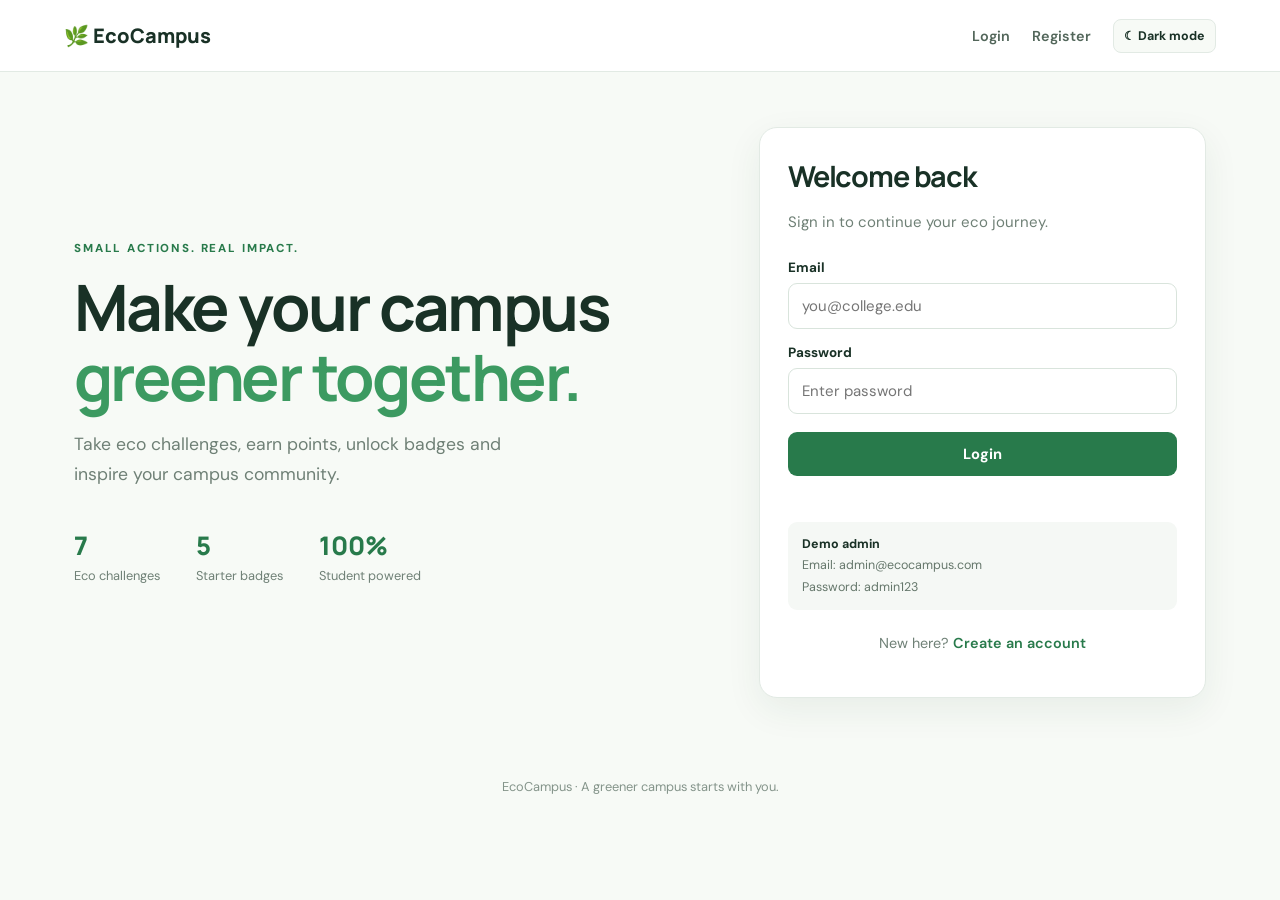
<file: index.html>
<!DOCTYPE html>
<html lang="en">

<head>
    <meta charset="UTF-8">
    <meta name="viewport" content="width=device-width,initial-scale=1">
    <title>EcoCampus | Login</title>
    <link rel="stylesheet" href="style.css">
</head>

<body>
    <header class="topbar"><a class="brand" href="index.html">🌿 EcoCampus</a>
        <nav><a href="index.html">Login</a><a href="register.html">Register</a></nav>
    </header>
    <main class="auth-wrap">
        <section class="hero"><span class="eyebrow">SMALL ACTIONS. REAL IMPACT.</span>
            <h1>Make your campus<br><em>greener together.</em></h1>
            <p>Take eco challenges, earn points, unlock badges and inspire your campus community.</p>
            <div class="hero-stats">
                <div><b>7</b><span>Eco challenges</span></div>
                <div><b>5</b><span>Starter badges</span></div>
                <div><b>100%</b><span>Student powered</span></div>
            </div>
        </section>
        <section class="panel auth-panel">
            <h2>Welcome back</h2>
            <p class="muted">Sign in to continue your eco journey.</p>
            <form id="loginForm">
                <label>Email</label>
                <input id="loginEmail" type="email" placeholder="you@college.edu" required>
                <label>Password</label>
                <input id="loginPassword" type="password" placeholder="Enter password" required>
                <button class="btn full" type="submit">Login</button>
                <p id="loginMessage" class="form-message"></p>
            </form>
            <div class="demo-box"><b>Demo admin</b>
                <br>Email: admin@ecocampus.com
                <br>Password: admin123</div>
            <p class="center muted">New here? <a href="register.html">Create an account</a></p>
        </section>
    </main>
    <footer>EcoCampus · A greener campus starts with you.</footer>
    <script src="app.js"></script>
</body>

</html>
</file>
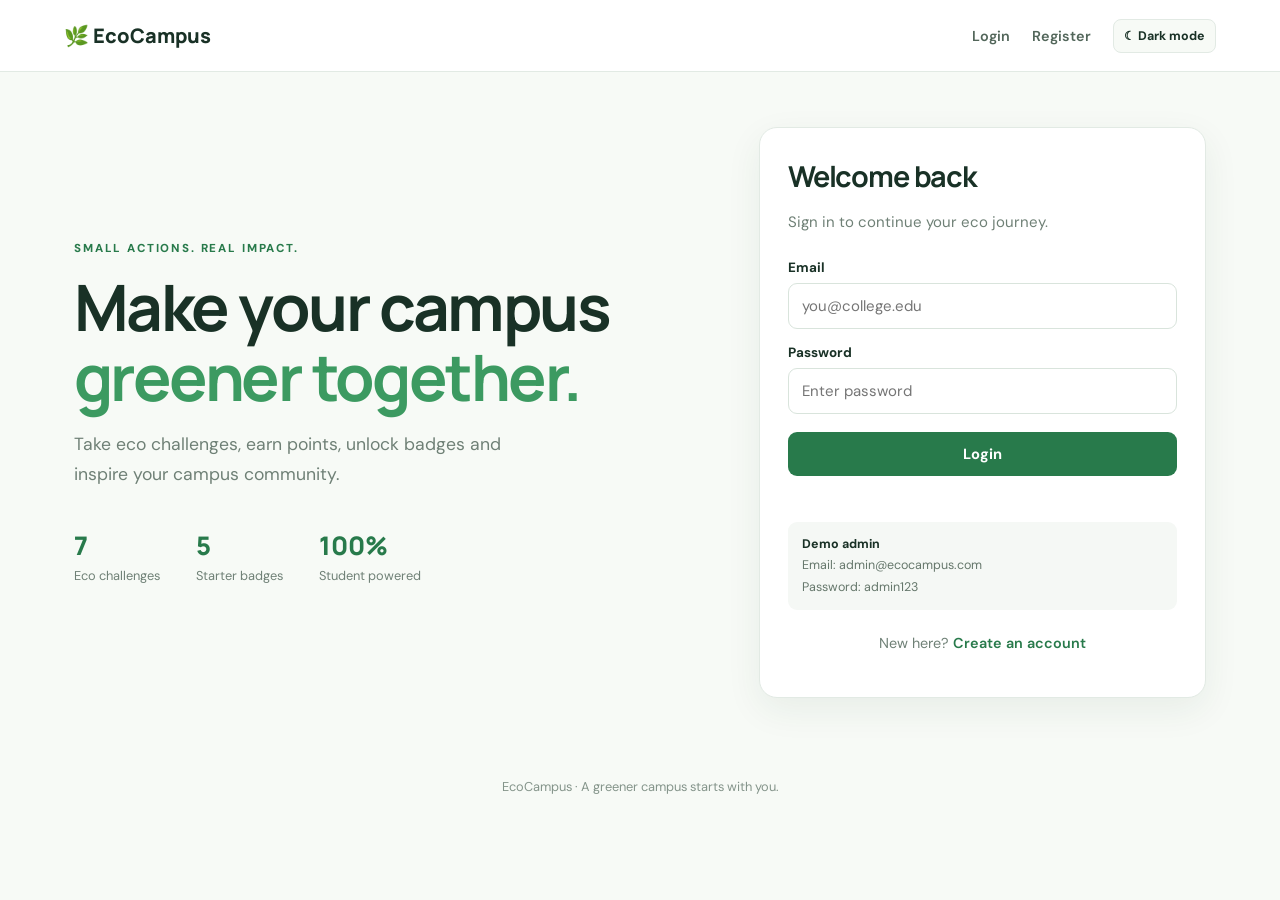
<file: admin-dashboard.html>
<!DOCTYPE html>
<html lang="en">

<head>
    <meta charset="UTF-8">
    <meta name="viewport" content="width=device-width,initial-scale=1">
    <title>Admin Dashboard | EcoCampus</title>
    <link rel="stylesheet" href="style.css">
</head>

<body>
    <header class="topbar"><a class="brand" href="admin-dashboard.html">🌿 EcoCampus <span class="admin-tag">ADMIN</span></a>
        <nav><a href="admin-dashboard.html">Admin dashboard</a>
            <button class="nav-logout" onclick="logout()">Logout</button>
        </nav>
    </header>
    <main class="page">
        <div class="page-heading">
            <div><span class="eyebrow">CAMPUS CONTROL CENTRE</span>
                <h1>Admin dashboard</h1>
                <p class="muted">Manage challenges and monitor student participation.</p>
            </div>
        </div>
        <section class="stat-grid">
            <article class="stat-card"><span>👥 Students</span><strong id="adminStudents">0</strong></article>
            <article class="stat-card"><span>🌱 Challenges</span><strong id="adminChallenges">0</strong></article>
            <article class="stat-card"><span>✅ Completions</span><strong id="adminCompletions">0</strong></article>
            <article class="stat-card"><span>⭐ Points awarded</span><strong id="adminPoints">0</strong></article>
        </section>
        <section class="content-grid admin-grid">
            <article class="panel">
                <h2 id="challengeFormTitle">Create a challenge</h2>
                <form id="challengeForm">
                    <input type="hidden" id="challengeId">
                    <label>Challenge title</label>
                    <input id="challengeTitle" required placeholder="e.g. Bring a reusable bottle">
                    <label>Description</label>
                    <textarea id="challengeDescription" required rows="3" placeholder="What should students do?"></textarea>
                    <div class="form-row">
                        <div>
                            <label>Points</label>
                            <input id="challengePoints" type="number" min="1" max="1000" value="20" required>
                        </div>
                        <div>
                            <label>Category</label>
                            <select id="challengeCategory">
                                <option>Waste</option>
                                <option>Energy</option>
                                <option>Transport</option>
                                <option>Water</option>
                                <option>Community</option>
                            </select>
                        </div>
                    </div>
                    <button class="btn full" type="submit">Save challenge</button>
                    <button class="btn btn-light full hidden" id="cancelEdit" type="button">Cancel edit</button>
                    <p id="adminMessage" class="form-message"></p>
                </form>
            </article>
            <article class="panel">
                <h2>Student leaderboard</h2>
                <p class="muted">Ranked by earned points.</p>
                <div id="adminLeaderboard" class="table-wrap"></div>
            </article>
        </section>
        <section class="panel proof-review-panel">
            <div class="section-head">
                <div>
                    <h2>📷 KPI proof review</h2>
                    <p class="muted">Review student photo evidence. Only approved proofs count toward completed tasks and points.</p>
                </div><span class="category">Admin verification</span></div>
            <div id="proofReviewList" class="proof-review-list"></div>
        </section>
        <section class="panel">
            <div class="section-head">
                <h2>Manage challenges</h2><span class="muted">Edit or remove existing items</span></div>
            <div id="adminChallengeList" class="admin-challenge-list"></div>
        </section>
    </main>
    <footer>EcoCampus · Admin tools</footer>
    <script src="app.js"></script>
</body>

</html>
</file>
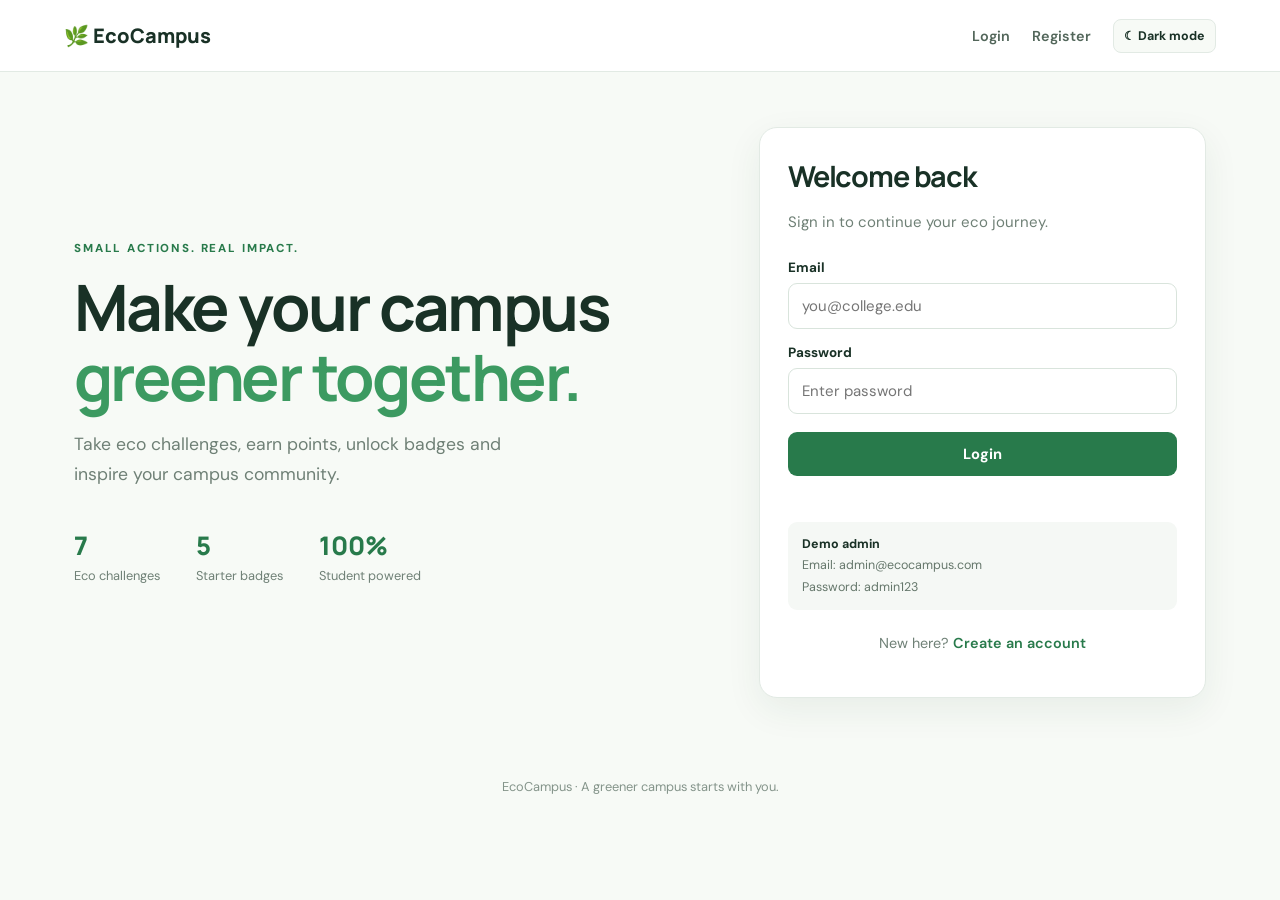
<file: challenges.html>
<!DOCTYPE html>
<html lang="en">

<head>
    <meta charset="UTF-8">
    <meta name="viewport" content="width=device-width,initial-scale=1">
    <title>Eco Challenges | EcoCampus</title>
    <link rel="stylesheet" href="style.css">
</head>

<body>
    <header class="topbar"><a class="brand" href="student-dashboard.html">🌿 EcoCampus</a>
        <nav><a href="student-dashboard.html">Dashboard</a><a href="challenges.html">Challenges</a><a href="leaderboard.html">Leaderboard</a><a href="profile.html">Profile</a>
            <button class="nav-logout" onclick="logout()">Logout</button>
        </nav>
    </header>
    <main class="page">
        <div class="page-heading">
            <div><span class="eyebrow">TAKE ACTION</span>
                <h1>Eco challenges</h1>
                <p class="muted">Complete real-world actions and earn points.</p>
            </div>
            <div class="search-wrap">
                <input id="challengeSearch" placeholder="Search challenges..." aria-label="Search challenges">
                <select id="categoryFilter" aria-label="Filter category">
                    <option value="All">All categories</option>
                    <option>Waste</option>
                    <option>Energy</option>
                    <option>Transport</option>
                    <option>Water</option>
                    <option>Community</option>
                </select>
            </div>
        </div>
        <div id="challengeGrid" class="challenge-grid"></div>
        <p id="emptyChallenges" class="muted center hidden">No challenges match your search.</p>
    </main>
    <footer>EcoCampus · Small steps, lasting impact.</footer>
    <script src="app.js"></script>
</body>

</html>
</file>
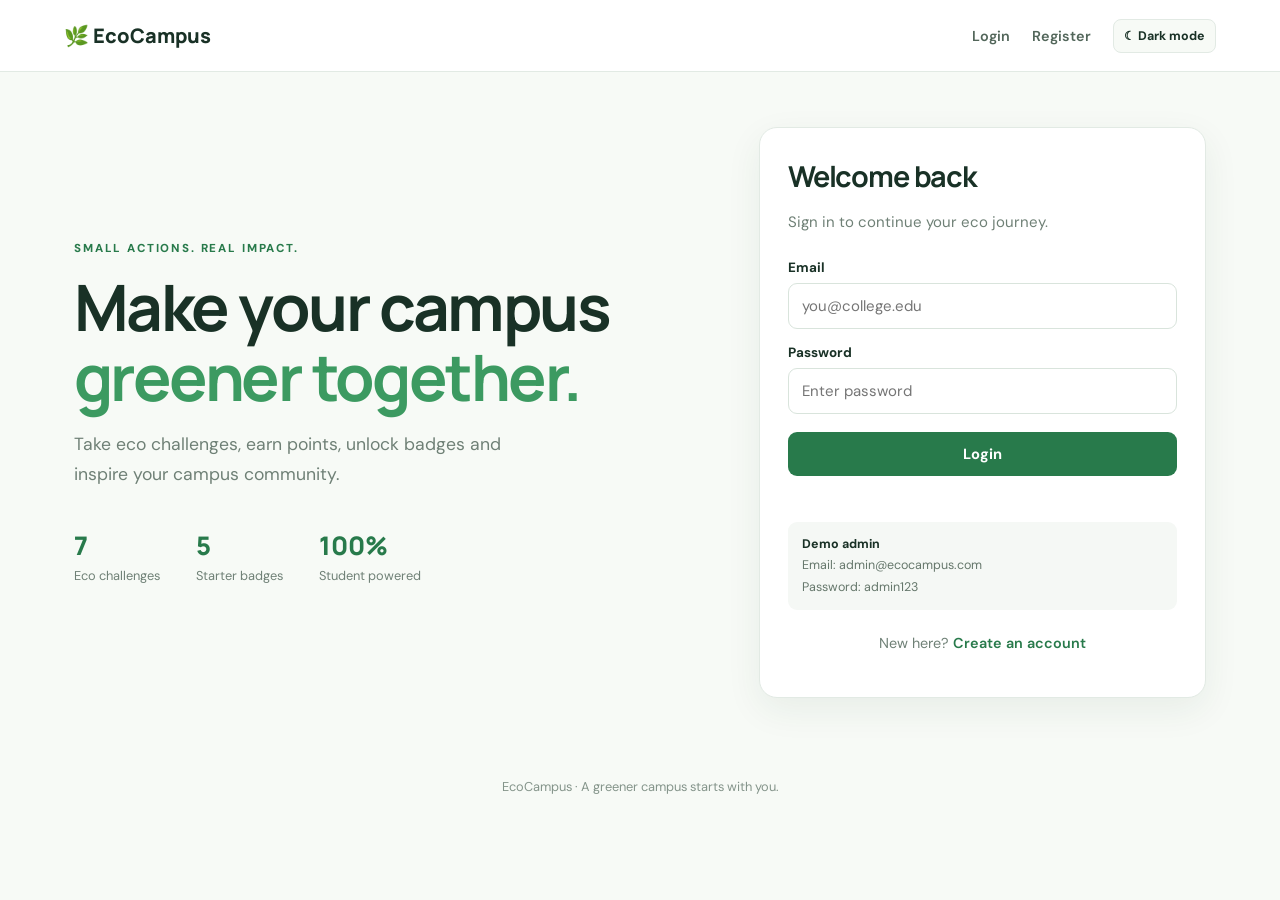
<file: leaderboard.html>
<!DOCTYPE html>
<html lang="en">

<head>
    <meta charset="UTF-8">
    <meta name="viewport" content="width=device-width,initial-scale=1">
    <title>Leaderboard | EcoCampus</title>
    <link rel="stylesheet" href="style.css">
</head>

<body>
    <header class="topbar"><a class="brand" href="student-dashboard.html">🌿 EcoCampus</a>
        <nav><a href="student-dashboard.html">Dashboard</a><a href="challenges.html">Challenges</a><a href="leaderboard.html">Leaderboard</a><a href="profile.html">Profile</a>
            <button class="nav-logout" onclick="logout()">Logout</button>
        </nav>
    </header>
    <main class="page">
        <div class="page-heading">
            <div><span class="eyebrow">CAMPUS COMMUNITY</span>
                <h1>Leaderboard</h1>
                <p class="muted">Celebrate the people making greener choices.</p>
            </div>
        </div>
        <section class="panel">
            <div id="leaderboardTable" class="table-wrap"></div>
        </section>
        <p class="muted small-note">Points are stored in this browser only. This demo does not sync across devices.</p>
    </main>
    <footer>EcoCampus · Progress is better when shared.</footer>
    <script src="app.js"></script>
</body>

</html>
</file>
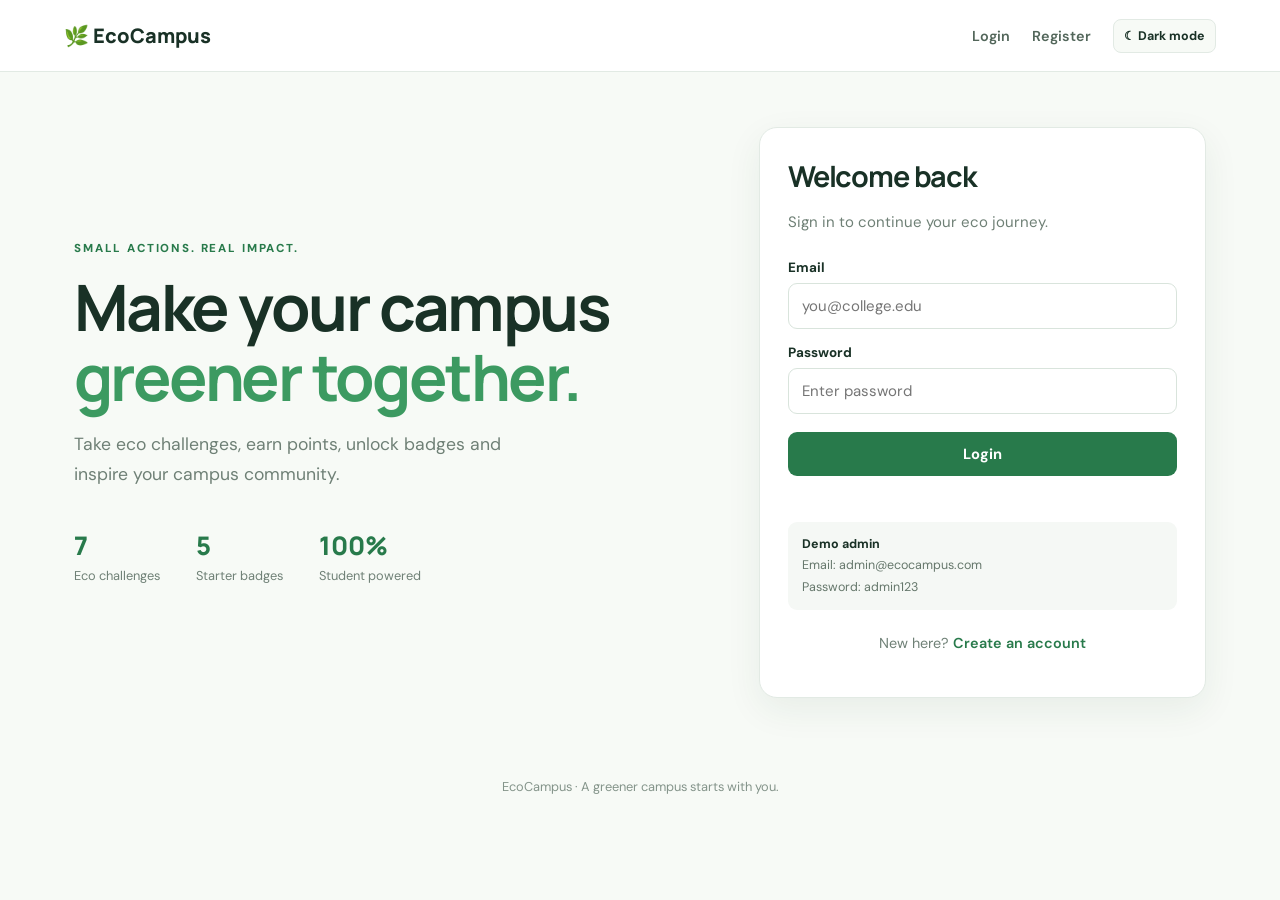
<file: profile.html>
<!DOCTYPE html>
<html lang="en">

<head>
    <meta charset="UTF-8">
    <meta name="viewport" content="width=device-width,initial-scale=1">
    <title>Profile | EcoCampus</title>
    <link rel="stylesheet" href="style.css">
</head>

<body>
    <header class="topbar"><a class="brand" href="student-dashboard.html">🌿 EcoCampus</a>
        <nav><a href="student-dashboard.html">Dashboard</a><a href="challenges.html">Challenges</a><a href="leaderboard.html">Leaderboard</a><a href="profile.html">Profile</a>
            <button class="nav-logout" onclick="logout()">Logout</button>
        </nav>
    </header>
    <main class="page narrow">
        <div class="page-heading">
            <div><span class="eyebrow">YOUR ECO JOURNEY</span>
                <h1>My profile</h1>
                <p class="muted">Manage your details and see your impact.</p>
            </div>
        </div>
        <section class="panel">
            <div class="profile-avatar" id="profileInitials">E</div>
            <h2 id="profileName" class="center">Eco Hero</h2>
            <p id="profileEmail" class="muted center"></p>
            <form id="profileForm">
                <label>Full name</label>
                <input id="profileNameInput" required>
                <label>College / department</label>
                <input id="profileCollegeInput" required>
                <button class="btn full" type="submit">Save profile</button>
                <p id="profileMessage" class="form-message"></p>
            </form>
            <div class="profile-summary">
                <div><span>Points</span><b id="profilePoints">0</b></div>
                <div><span>Completed</span><b id="profileCompleted">0</b></div>
                <div><span>Rank</span><b id="profileRank">—</b></div>
            </div>
            <h3>Badges earned</h3>
            <div id="profileBadges" class="badge-grid"></div>
            <button class="btn btn-danger full" id="deleteAccount" type="button">Delete my account</button>
        </section>
    </main>
    <footer>EcoCampus · Your actions matter.</footer>
    <script src="app.js"></script>
</body>

</html>
</file>
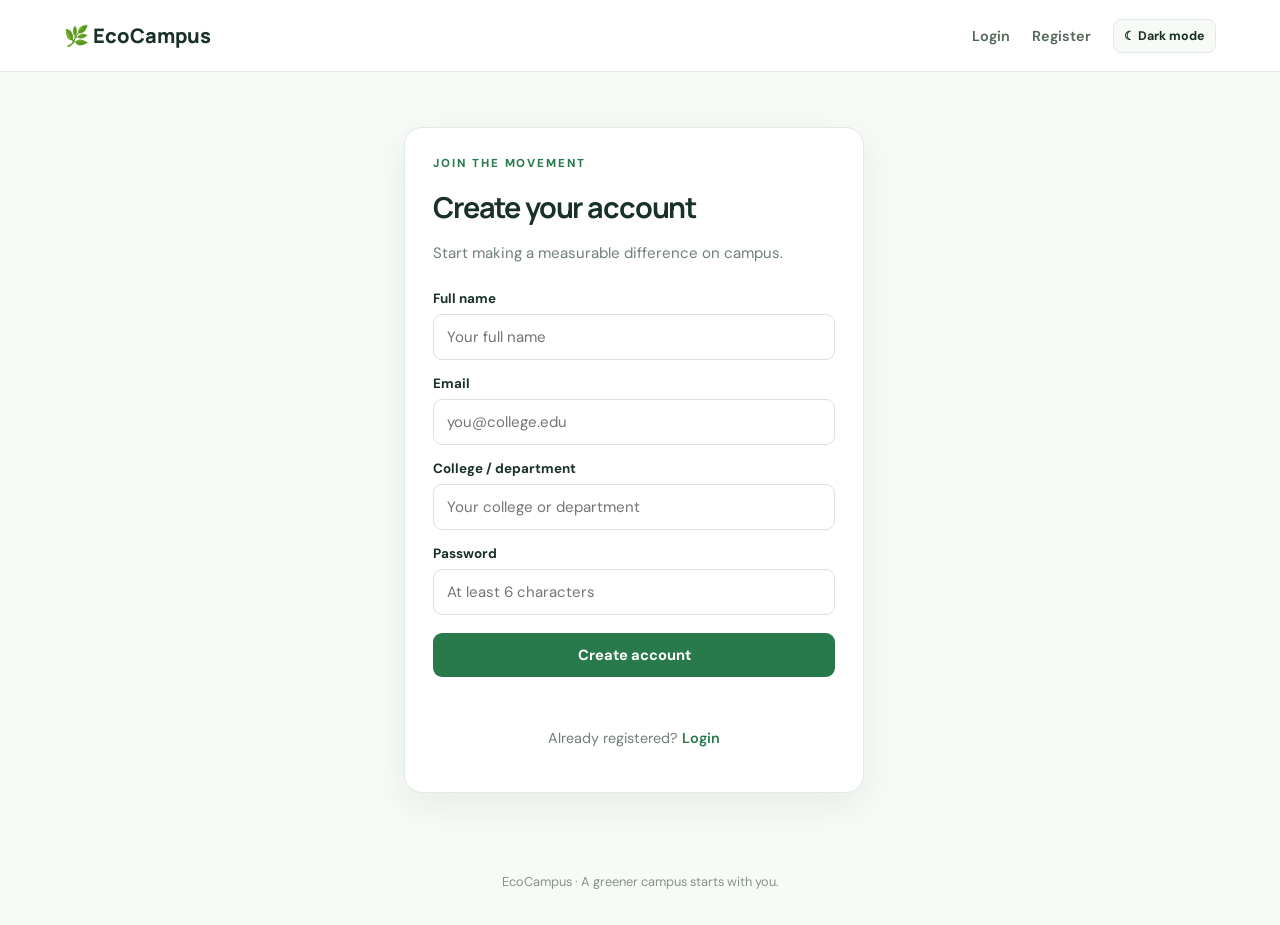
<file: register.html>
<!DOCTYPE html>
<html lang="en">

<head>
    <meta charset="UTF-8">
    <meta name="viewport" content="width=device-width,initial-scale=1">
    <title>EcoCampus | Register</title>
    <link rel="stylesheet" href="style.css">
</head>

<body>
    <header class="topbar"><a class="brand" href="index.html">🌿 EcoCampus</a>
        <nav><a href="index.html">Login</a><a href="register.html">Register</a></nav>
    </header>
    <main class="auth-wrap single">
        <section class="panel auth-panel"><span class="eyebrow">JOIN THE MOVEMENT</span>
            <h2>Create your account</h2>
            <p class="muted">Start making a measurable difference on campus.</p>
            <form id="registerForm">
                <label>Full name</label>
                <input id="regName" required placeholder="Your full name">
                <label>Email</label>
                <input id="regEmail" type="email" required placeholder="you@college.edu">
                <label>College / department</label>
                <input id="regCollege" required placeholder="Your college or department">
                <label>Password</label>
                <input id="regPassword" type="password" minlength="6" required placeholder="At least 6 characters">
                <button class="btn full" type="submit">Create account</button>
                <p id="registerMessage" class="form-message"></p>
            </form>
            <p class="center muted">Already registered? <a href="index.html">Login</a></p>
        </section>
    </main>
    <footer>EcoCampus · A greener campus starts with you.</footer>
    <script src="app.js"></script>
</body>

</html>
</file>
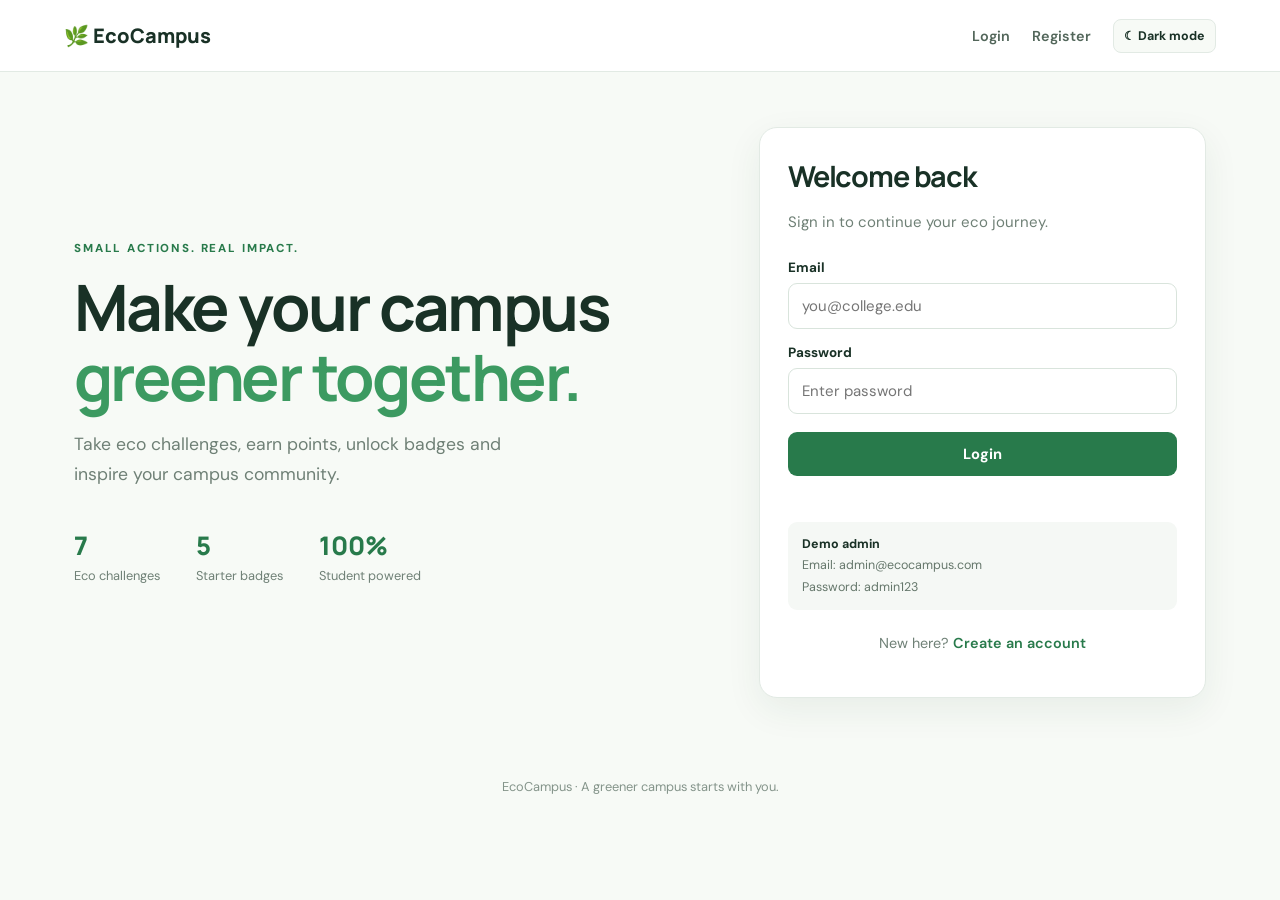
<file: student-dashboard.html>
<!DOCTYPE html>
<html lang="en">

<head>
    <meta charset="UTF-8">
    <meta name="viewport" content="width=device-width,initial-scale=1">
    <title>Student Dashboard | EcoCampus</title>
    <link rel="stylesheet" href="style.css">
</head>

<body>
    <header class="topbar"><a class="brand" href="student-dashboard.html">🌿 EcoCampus</a>
        <nav><a href="student-dashboard.html">Dashboard</a><a href="challenges.html">Challenges</a><a href="leaderboard.html">Leaderboard</a><a href="profile.html">Profile</a>
            <button class="nav-logout" onclick="logout()">Logout</button>
        </nav>
    </header>
    <main class="page">
        <div class="page-heading">
            <div><span class="eyebrow">STUDENT SPACE</span>
                <h1>Hey, <span id="welcomeName">Eco Hero</span>!</h1>
                <p class="muted">Every sustainable choice moves us forward.</p>
            </div><a class="btn" href="challenges.html">Explore challenges ↗</a></div>
        <section class="stat-grid">
            <article class="stat-card"><span>🌱 Total points</span><strong id="dashPoints">0</strong><small>Your eco impact score</small></article>
            <article class="stat-card"><span>✅ Completed</span><strong id="dashCompleted">0</strong><small>Challenges finished</small></article>
            <article class="stat-card"><span>🏅 Badges earned</span><strong id="dashBadges">0</strong><small>Keep collecting</small></article>
            <article class="stat-card"><span>📈 Campus rank</span><strong id="dashRank">—</strong><small>Among registered students</small></article>
        </section>
        <section class="content-grid">
            <article class="panel">
                <div class="section-head">
                    <div>
                        <h2>Recommended challenges</h2>
                        <p class="muted">Quick wins for this week</p>
                    </div><a href="challenges.html">View all</a></div>
                <div id="dashboardChallenges" class="challenge-list"></div>
            </article>
            <article class="panel">
                <h2>Your badges</h2>
                <p class="muted">Earn them by taking action.</p>
                <div id="dashboardBadges" class="badge-grid"></div><a class="btn btn-light full" href="profile.html">View profile</a></article>
        </section>
    </main>
    <footer>EcoCampus · A greener campus starts with you.</footer>
    <script src="app.js"></script>
</body>

</html>
</file>
<file: style.css>
@import url('https://fonts.googleapis.com/css2?family=DM+Sans:wght@400;500;600;700&family=Manrope:wght@400;500;600;700;800&display=swap');
:root{--green:#287a4b;--green2:#3c9a61;--mint:#eaf6ed;--ink:#193126;--muted:#6f8076;--line:#e2eae4;--cream:#f7faf6;--white:#fff;--shadow:0 12px 36px rgba(26,69,43,.07)}*{box-sizing:border-box}body{margin:0;background:var(--cream);color:var(--ink);font-family:'DM Sans',sans-serif;font-size:15px}a{color:var(--green);text-decoration:none;font-weight:600}a:hover{color:#14542f}h1,h2,h3{font-family:Manrope,sans-serif;letter-spacing:-.04em;margin:0 0 10px}h1{font-size:clamp(2rem,5vw,3.1rem);line-height:1.1}h2{font-size:1.45rem}h3{font-size:1.05rem}.muted{color:var(--muted);line-height:1.55}.small-note{font-size:.85rem}.topbar{min-height:72px;background:#fff;border-bottom:1px solid var(--line);display:flex;align-items:center;justify-content:space-between;padding:0 max(5%,calc((100% - 1180px)/2));gap:20px}.brand{font:800 1.25rem Manrope,sans-serif;color:var(--ink);white-space:nowrap}.topbar nav{display:flex;align-items:center;gap:22px;flex-wrap:wrap}.topbar nav a{font-size:.9rem;color:#52665a}.topbar nav a:hover{color:var(--green)}.nav-logout{background:transparent;border:0;color:#7a4c40;font:600 .9rem 'DM Sans';cursor:pointer}.admin-tag{font:700 .65rem 'DM Sans';background:#e7f4e9;color:var(--green);padding:4px 7px;border-radius:5px;vertical-align:middle}.auth-wrap{max-width:1180px;margin:55px auto;display:grid;grid-template-columns:1.1fr .8fr;gap:70px;align-items:center;padding:0 24px;min-height:520px}.auth-wrap.single{max-width:520px;display:block;min-height:0;margin:55px auto}.hero{padding:20px 0}.eyebrow{font-size:.72rem;letter-spacing:.16em;font-weight:800;color:var(--green);display:block;margin-bottom:16px}.hero h1{font-size:clamp(2.7rem,5vw,4.4rem)}.hero h1 em{font-style:normal;color:var(--green2)}.hero>p{font-size:1.1rem;color:var(--muted);max-width:480px;line-height:1.7}.hero-stats{display:flex;gap:36px;margin-top:38px}.hero-stats div{display:flex;flex-direction:column;gap:4px}.hero-stats b{font:800 1.6rem Manrope;color:var(--green)}.hero-stats span{font-size:.8rem;color:var(--muted)}.panel{background:#fff;border:1px solid var(--line);border-radius:18px;padding:28px;box-shadow:var(--shadow)}.auth-panel{max-width:460px;width:100%;justify-self:end}.auth-panel>h2{font-size:1.8rem}.auth-panel form{margin-top:25px}label{display:block;font-size:.84rem;font-weight:700;margin:15px 0 7px}input,textarea,select{font:inherit;color:var(--ink);width:100%;padding:12px 13px;border:1px solid #d9e4dc;border-radius:9px;background:#fff;outline:none;transition:border .18s,box-shadow .18s}input:focus,textarea:focus,select:focus{border-color:var(--green2);box-shadow:0 0 0 3px #3c9a6118}textarea{resize:vertical}.btn{display:inline-flex;align-items:center;justify-content:center;border:0;border-radius:9px;background:var(--green);color:#fff;padding:12px 17px;font:700 .92rem 'DM Sans';cursor:pointer;transition:transform .18s,background .18s,box-shadow .18s}.btn:hover{background:#1b6038;color:white;transform:translateY(-1px);box-shadow:0 6px 15px #287a4b22}.btn.full{width:100%;margin-top:18px}.btn-light{background:var(--mint);color:var(--green)}.btn-light:hover{background:#d8efdd;color:#174c2b}.btn-danger{background:#fff1ee;color:#a23c2a}.btn-danger:hover{background:#ffe0da;color:#862d20}.center{text-align:center}.auth-panel .center{margin-top:22px;font-size:.9rem}.demo-box{margin-top:18px;padding:12px 14px;border-radius:9px;background:#f5f8f5;color:#65776b;font-size:.78rem;line-height:1.7}.demo-box b{color:var(--ink)}.form-message{font-size:.85rem;min-height:18px;color:var(--green);margin:10px 0 0}.form-message.error{color:#b13c2c}.page{max-width:1180px;margin:42px auto;padding:0 24px 40px}.page.narrow{max-width:580px}.page-heading{display:flex;align-items:center;justify-content:space-between;gap:22px;margin-bottom:28px}.page-heading .eyebrow{margin-bottom:10px}.page-heading p{margin:8px 0 0}.stat-grid{display:grid;grid-template-columns:repeat(4,1fr);gap:16px;margin-bottom:24px}.stat-card{background:#fff;border:1px solid var(--line);border-radius:14px;padding:20px;display:flex;flex-direction:column;gap:8px}.stat-card span{font-size:.88rem;color:var(--muted)}.stat-card strong{font:800 2rem Manrope;color:var(--green)}.stat-card small{color:#8a9a90}.content-grid{display:grid;grid-template-columns:1.35fr .8fr;gap:20px;margin-bottom:22px}.section-head{display:flex;justify-content:space-between;align-items:center;gap:14px;margin-bottom:20px}.section-head h2{margin-bottom:4px}.section-head .muted{margin:0;font-size:.85rem}.challenge-list{display:grid;gap:12px}.mini-challenge{display:flex;align-items:center;gap:14px;padding:14px;border:1px solid var(--line);border-radius:12px}.challenge-icon{width:44px;height:44px;border-radius:12px;background:var(--mint);display:grid;place-items:center;font-size:1.3rem;flex-shrink:0}.mini-challenge .mini-info{flex:1;min-width:0}.mini-info b{display:block;margin-bottom:4px}.mini-info small{color:var(--muted)}.points{color:var(--green);font-weight:800;white-space:nowrap}.badge-grid{display:grid;grid-template-columns:repeat(2,minmax(0,1fr));gap:10px;margin:18px 0}.badge-item{background:#f7faf6;border:1px solid var(--line);border-radius:12px;padding:13px 8px;text-align:center}.badge-item .badge-icon{font-size:1.65rem;display:block;margin-bottom:6px}.badge-item b{font-size:.82rem;display:block}.badge-item small{font-size:.72rem;color:var(--muted)}.challenge-grid{display:grid;grid-template-columns:repeat(3,1fr);gap:18px}.challenge-card{background:#fff;border:1px solid var(--line);border-radius:16px;padding:22px;display:flex;flex-direction:column;min-height:255px;transition:transform .2s,box-shadow .2s}.challenge-card:hover{transform:translateY(-3px);box-shadow:var(--shadow)}.challenge-card .card-top{display:flex;justify-content:space-between;align-items:center;margin-bottom:16px}.category{font-size:.72rem;font-weight:800;color:var(--green);background:var(--mint);border-radius:20px;padding:6px 9px}.challenge-card h3{font-size:1.1rem}.challenge-card p{font-size:.9rem;line-height:1.6;color:var(--muted);flex:1}.challenge-card .btn{width:100%;margin-top:16px}.challenge-card .btn:disabled{background:#e8f3ea;color:#47805b;cursor:default;transform:none;box-shadow:none}.search-wrap{display:flex;gap:10px;min-width:300px}.search-wrap input{min-width:180px}.search-wrap select{max-width:175px}.table-wrap{overflow-x:auto}table{border-collapse:collapse;width:100%;font-size:.9rem}th,td{text-align:left;padding:14px 12px;border-bottom:1px solid var(--line);white-space:nowrap}th{font-size:.75rem;color:var(--muted);text-transform:uppercase;letter-spacing:.07em}tbody tr:last-child td{border-bottom:0}.rank{font-weight:800;color:var(--green)}.form-row{display:grid;grid-template-columns:1fr 1fr;gap:12px}.admin-grid{grid-template-columns:.9fr 1.1fr}.admin-challenge-list{display:grid;gap:10px}.admin-challenge{display:flex;align-items:center;gap:15px;border:1px solid var(--line);border-radius:11px;padding:14px}.admin-challenge .challenge-description{flex:1;min-width:0}.admin-challenge b{display:block}.admin-challenge small{color:var(--muted);display:block;margin-top:4px}.admin-actions{display:flex;gap:8px}.btn-small{padding:8px 11px;font-size:.8rem}.hidden{display:none!important}.profile-avatar{width:74px;height:74px;border-radius:24px;background:var(--mint);color:var(--green);font:800 1.7rem Manrope;display:grid;place-items:center;margin:0 auto 15px}.profile-summary{display:grid;grid-template-columns:repeat(3,1fr);background:#f7faf6;border-radius:12px;padding:17px;margin:25px 0;gap:10px}.profile-summary div{text-align:center;display:flex;flex-direction:column;gap:6px}.profile-summary span{font-size:.78rem;color:var(--muted)}.profile-summary b{font:800 1.25rem Manrope;color:var(--green)}.profile-summary+h3{margin-top:15px}footer{text-align:center;color:#84948a;font-size:.8rem;padding:25px 15px 35px}.empty-state{padding:22px;text-align:center;color:var(--muted);border:1px dashed var(--line);border-radius:12px}.toast{position:fixed;right:22px;bottom:22px;background:#183c28;color:white;padding:13px 18px;border-radius:10px;box-shadow:var(--shadow);z-index:5;animation:toastIn .2s ease}@keyframes toastIn{from{opacity:0;transform:translateY(8px)}to{opacity:1;transform:translateY(0)}}@media(max-width:850px){.topbar{padding:18px 22px;align-items:flex-start;flex-direction:column}.topbar nav{gap:14px}.auth-wrap{grid-template-columns:1fr;gap:20px;margin:28px auto}.hero{padding:10px 0}.auth-panel{justify-self:stretch;max-width:none}.stat-grid{grid-template-columns:repeat(2,1fr)}.content-grid,.admin-grid{grid-template-columns:1fr}.challenge-grid{grid-template-columns:repeat(2,1fr)}.page-heading{align-items:flex-start;flex-direction:column}.search-wrap{width:100%;min-width:0}.search-wrap input{flex:1}.auth-wrap.single{margin:30px auto}}@media(max-width:560px){.topbar nav{gap:12px}.topbar nav a,.nav-logout{font-size:.82rem}.page{margin-top:28px;padding:0 15px 25px}.panel{padding:20px}.stat-grid{gap:10px}.stat-card{padding:15px}.stat-card strong{font-size:1.6rem}.challenge-grid{grid-template-columns:1fr}.hero-stats{gap:22px}.hero-stats b{font-size:1.3rem}.search-wrap{flex-direction:column}.search-wrap select{max-width:none}.admin-challenge{align-items:flex-start;flex-wrap:wrap}.admin-actions{width:100%}.admin-actions .btn{flex:1}.form-row{grid-template-columns:1fr}.profile-summary{padding:13px 8px}}

/* Extra feature styling */
.theme-toggle{border:1px solid var(--line);border-radius:8px;background:var(--cream);color:var(--ink);padding:8px 10px;font:700 .78rem 'DM Sans',sans-serif;cursor:pointer;white-space:nowrap}
.daily-tip,.impact-strip{display:flex;align-items:center;gap:17px;background:#eef8ef;border:1px solid #d7ead9;border-radius:14px;padding:17px 21px;margin:0 0 22px}
.tip-icon{font-size:1.7rem;width:44px;height:44px;border-radius:12px;background:#fff;display:grid;place-items:center;flex-shrink:0}
.daily-tip .eyebrow,.impact-strip .eyebrow{margin:0 0 5px;font-size:.65rem}
.daily-tip p,.impact-strip p{margin:0;color:#536d5b;line-height:1.5}
.impact-strip{background:#fff;border-color:var(--line);justify-content:space-between;flex-wrap:wrap}
.impact-strip h2{font-size:1.15rem;margin:0 0 5px}
.impact-progress{min-width:220px;flex:0 1 330px}
.progress-label{display:flex;justify-content:space-between;gap:12px;font-size:.78rem;color:var(--muted);margin-bottom:8px}
.progress-label b{color:var(--green)}
.progress-track{height:9px;background:#e8eee9;border-radius:20px;overflow:hidden}
.progress-track span{display:block;height:100%;background:var(--green2);border-radius:20px;transition:width .3s}
.export-btn{margin-bottom:15px}
:root[data-theme="dark"]{--green:#76d69a;--green2:#65c889;--mint:#203d2c;--ink:#e6f0e8;--muted:#a4b5aa;--line:#34483b;--cream:#111a14;--white:#1b2920;--shadow:0 12px 36px rgba(0,0,0,.22)}
:root[data-theme="dark"] body,:root[data-theme="dark"] .topbar,:root[data-theme="dark"] .panel,:root[data-theme="dark"] .stat-card,:root[data-theme="dark"] .challenge-card,:root[data-theme="dark"] .admin-challenge,:root[data-theme="dark"] .mini-challenge{background:#17221a;color:var(--ink)}
:root[data-theme="dark"] input,:root[data-theme="dark"] textarea,:root[data-theme="dark"] select{background:#111a14;color:var(--ink);border-color:#405446}
:root[data-theme="dark"] .demo-box,:root[data-theme="dark"] .badge-item,:root[data-theme="dark"] .profile-summary{background:#202f24}
:root[data-theme="dark"] .daily-tip{background:#203a29;border-color:#365a40}
:root[data-theme="dark"] .daily-tip p{color:#c1d8c7}
:root[data-theme="dark"] .tip-icon{background:#17221a}
:root[data-theme="dark"] .impact-strip{background:#17221a}
:root[data-theme="dark"] .btn-light{background:#284b34;color:#bde9c9}
:root[data-theme="dark"] .progress-track{background:#34483b}
:root[data-theme="dark"] th,:root[data-theme="dark"] td{border-color:var(--line)}
@media(max-width:850px){.theme-toggle{margin-top:2px}.impact-strip{align-items:flex-start}.impact-progress{flex-basis:100%}}

/* KPI photo-proof workflow */
.proof-form{margin-top:18px;padding:16px;border:1px solid var(--line,#dce8df);border-radius:16px;background:var(--surface-soft,#f7fbf7);display:grid;gap:10px}
.proof-form label{font-weight:700;font-size:.9rem}
.proof-form input[type=file]{width:100%;max-width:100%;font-size:.88rem}
.proof-preview{min-height:0;display:flex;align-items:center;gap:10px}
.proof-preview:not(:empty){margin:3px 0}
.proof-preview img{width:100%;max-height:230px;object-fit:contain;border-radius:12px;background:#eaf2ec;border:1px solid var(--line,#dce8df)}
.proof-status{font-size:.83rem;font-weight:650;padding:9px 11px;border-radius:10px;background:#eef2f0;color:#47564b;margin:0}
.proof-status.approved{background:#e0f5e7;color:#17653a}
.proof-status.pending{background:#fff2d5;color:#805b0a}
.proof-status.rejected{background:#ffebeb;color:#a12b2b}
.proof-review-panel{margin-top:24px}
.proof-review-list{display:grid;gap:16px}
.proof-review-card{display:grid;grid-template-columns:minmax(160px,260px) 1fr;gap:20px;padding:18px;border:1px solid var(--line,#dce8df);border-radius:18px;background:var(--surface,#fff);overflow:hidden}
.proof-review-image{min-height:150px;background:var(--surface-soft,#f4f8f4);border-radius:13px;overflow:hidden;display:flex;align-items:center;justify-content:center}
.proof-review-image img{width:100%;height:100%;max-height:260px;object-fit:contain}
.proof-review-info{min-width:0;display:flex;flex-direction:column;align-items:flex-start;gap:9px}
.proof-review-info h3,.proof-review-info p{margin:0;overflow-wrap:anywhere}
.proof-review-top{display:flex;align-items:center;gap:12px;flex-wrap:wrap}
.proof-review-top .category{text-transform:capitalize}
.proof-review-info .admin-actions{margin-top:4px}
.challenge-card .btn:disabled{opacity:.65;cursor:not-allowed}
@media(max-width:620px){.proof-review-card{grid-template-columns:1fr;padding:13px}.proof-review-image{min-height:130px}.proof-review-image img{max-height:240px}.proof-form{padding:12px}}
</file>
